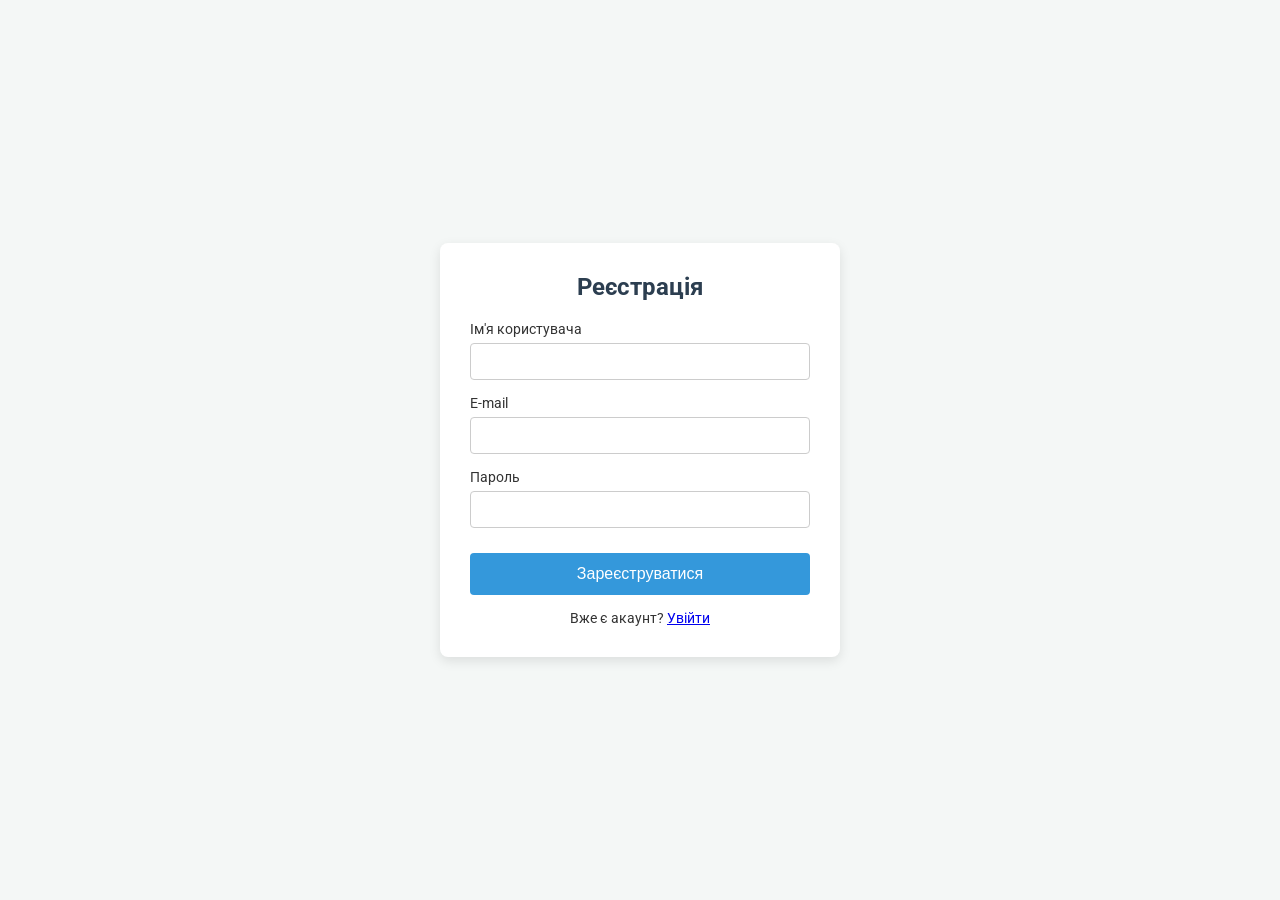
<file: index.html>
<!DOCTYPE html>
<html lang="uk">
  <head>
    <meta charset="UTF-8" />
    <title>Реєстрація</title>
    <link
      href="https://fonts.googleapis.com/css2?family=Roboto:wght@400;500;700&display=swap"
      rel="stylesheet"
    />
    <link rel="stylesheet" href="style.css" />
  </head>
  <body class="form-page">
    <div class="form-container">
      <h2>Реєстрація</h2>
      <form action="#" method="POST">
        <div class="form-group">
          <label for="username">Ім'я користувача</label>
          <input type="text" id="username" name="username" required />
        </div>
        <div class="form-group">
          <label for="email">E-mail</label>
          <input type="email" id="email" name="email" required />
        </div>
        <div class="form-group">
          <label for="password">Пароль</label>
          <input type="password" id="password" name="password" required />
        </div>
        <button type="submit" class="submit-btn">Зареєструватися</button>
      </form>
      <p class="form-footer">Вже є акаунт? <a href="login.html">Увійти</a></p>
    </div>
  </body>
</html>
</file>
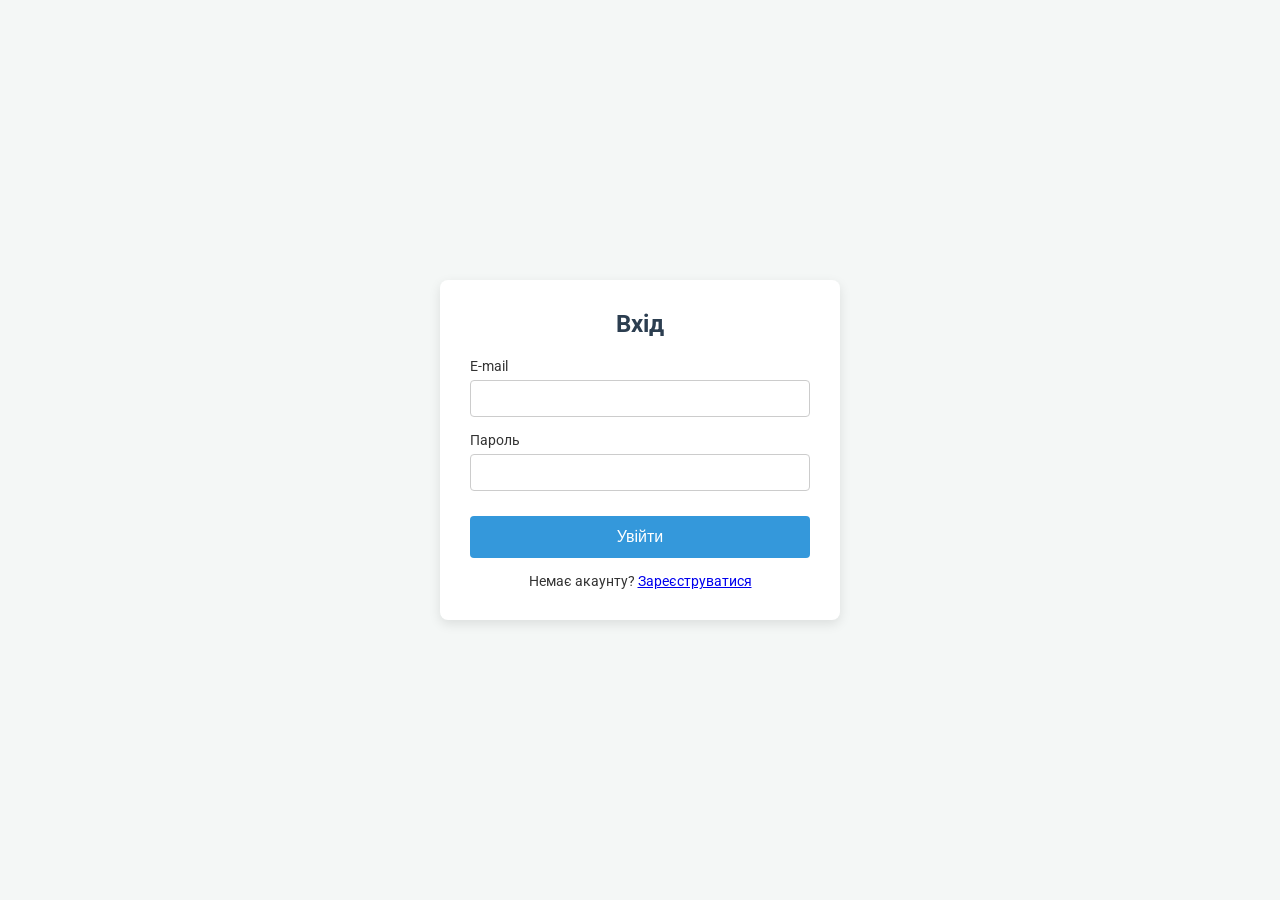
<file: login.html>
<!DOCTYPE html>
<html lang="uk">
  <head>
    <meta charset="UTF-8" />
    <title>Вхід</title>
    <link
      href="https://fonts.googleapis.com/css2?family=Roboto:wght@400;500;700&display=swap"
      rel="stylesheet"
    />
    <link rel="stylesheet" href="style.css" />
  </head>
  <body class="form-page">
    <div class="form-container">
      <h2>Вхід</h2>
      <form action="#" method="POST">
        <div class="form-group">
          <label for="email">E-mail</label>
          <input type="email" id="email" name="email" required />
        </div>
        <div class="form-group">
          <label for="password">Пароль</label>
          <input type="password" id="password" name="password" required />
        </div>
        <button type="submit" class="submit-btn">Увійти</button>
      </form>
      <p class="form-footer">
        Немає акаунту? <a href="index.html">Зареєструватися</a>
      </p>
    </div>
  </body>
</html>
</file>
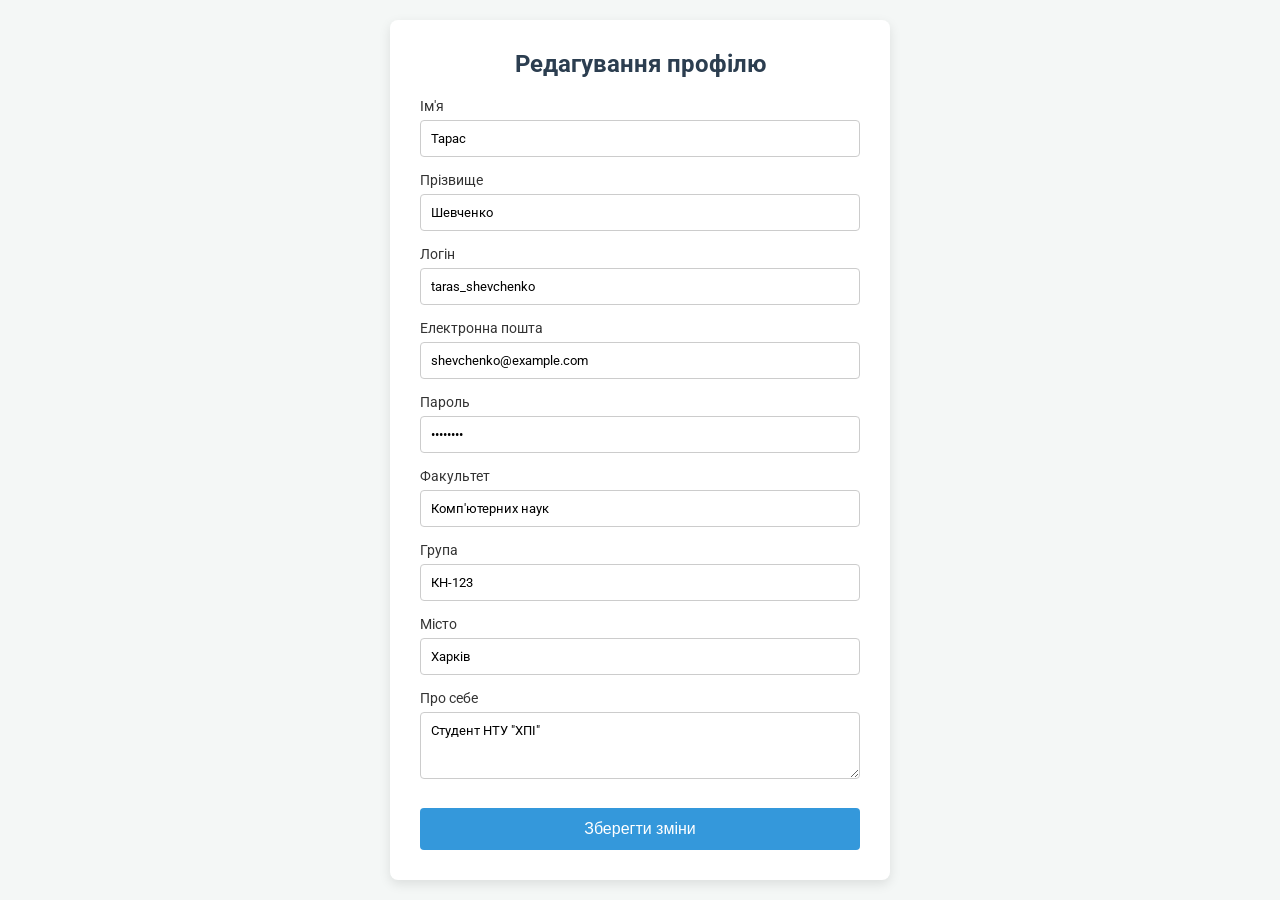
<file: profile.html>
<!DOCTYPE html>
<html lang="uk">
  <head>
    <meta charset="UTF-8" />
    <title>Редагування профілю</title>
    <link
      href="https://fonts.googleapis.com/css2?family=Roboto:wght@400;500;700&display=swap"
      rel="stylesheet"
    />
    <link rel="stylesheet" href="style.css" />
  </head>
  <body class="form-page">
    <div class="form-container profile-container">
      <h2>Редагування профілю</h2>
      <form action="#" method="POST">
        <div class="form-group">
          <label for="first_name">Ім'я</label>
          <input type="text" id="first_name" name="first_name" value="Тарас" />
        </div>
        <div class="form-group">
          <label for="last_name">Прізвище</label>
          <input type="text" id="last_name" name="last_name" value="Шевченко" />
        </div>
        <div class="form-group">
          <label for="login">Логін</label>
          <input type="text" id="login" name="login" value="taras_shevchenko" />
        </div>
        <div class="form-group">
          <label for="email">Електронна пошта</label>
          <input
            type="email"
            id="email"
            name="email"
            value="shevchenko@example.com"
          />
        </div>
        <div class="form-group">
          <label for="password">Пароль</label>
          <input
            type="password"
            id="password"
            name="password"
            value="********"
          />
        </div>
        <div class="form-group">
          <label for="faculty">Факультет</label>
          <input
            type="text"
            id="faculty"
            name="faculty"
            value="Комп'ютерних наук"
          />
        </div>
        <div class="form-group">
          <label for="group">Група</label>
          <input type="text" id="group" name="group" value="КН-123" />
        </div>
        <div class="form-group">
          <label for="city">Місто</label>
          <input type="text" id="city" name="city" value="Харків" />
        </div>
        <div class="form-group">
          <label for="about">Про себе</label>
          <textarea id="about" name="about" rows="3">
Студент НТУ "ХПІ"</textarea
          >
        </div>
        <button type="submit" class="submit-btn">Зберегти зміни</button>
      </form>
    </div>
  </body>
</html>
</file>
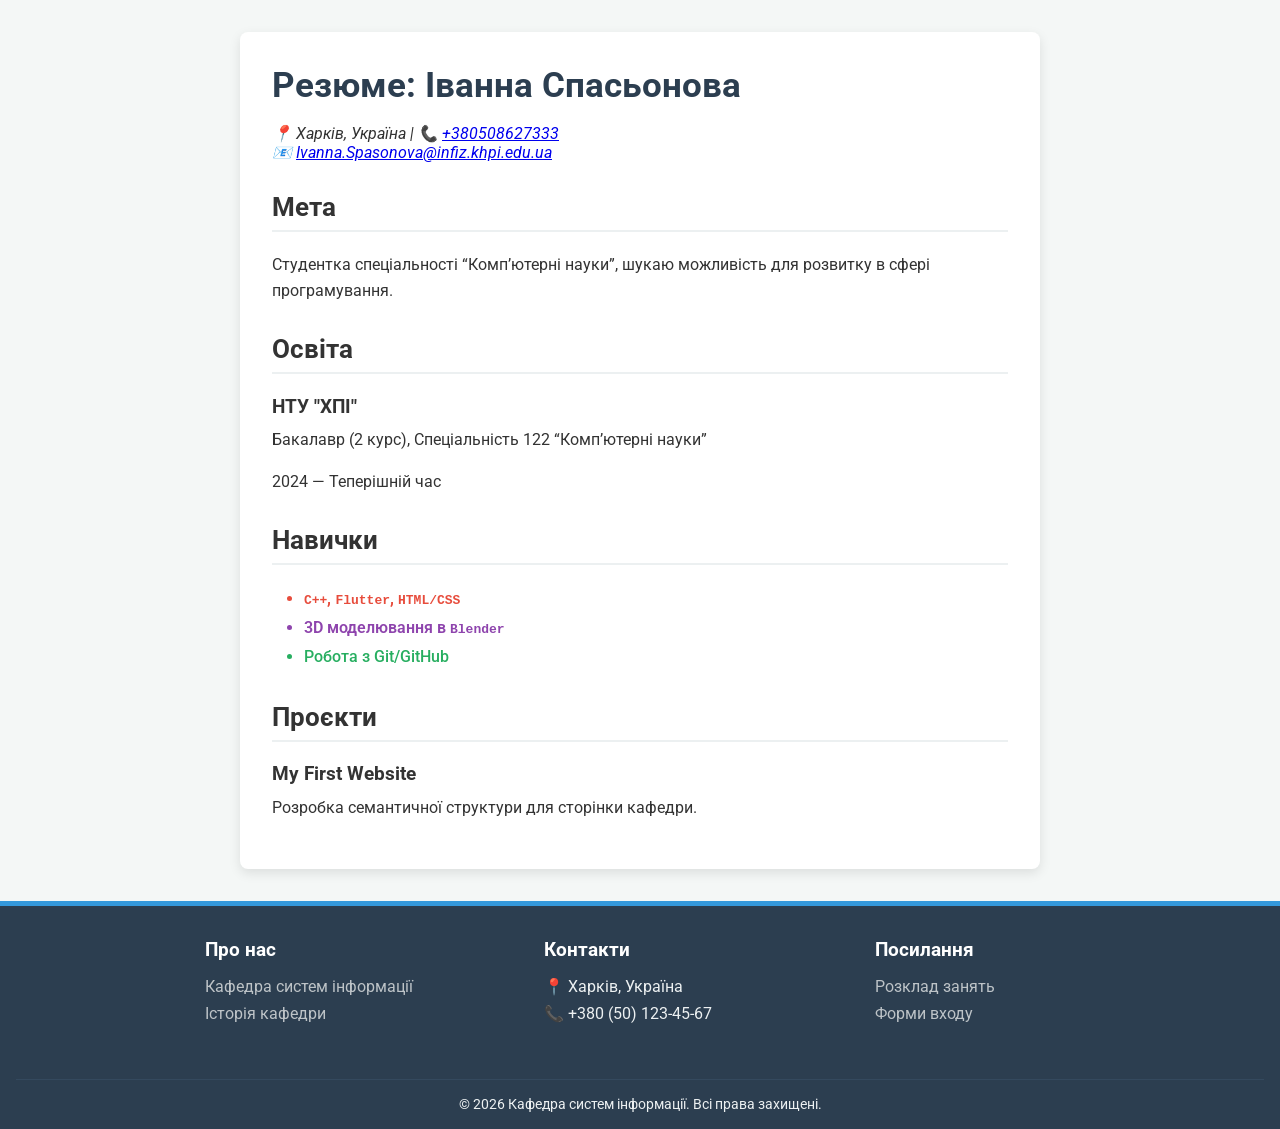
<file: resume.html>
<!DOCTYPE html>
<html lang="uk">
  <head>
    <meta charset="UTF-8" />
    <title>Резюме - Іванна Спасьонова</title>
    <link
      href="https://fonts.googleapis.com/css2?family=Roboto:wght@400;500;700&display=swap"
      rel="stylesheet"
    />
    <link rel="stylesheet" href="style.css" />
  </head>
  <body>
    <main class="resume-main">
      <header>
        <h1>Резюме: Іванна Спасьонова</h1>
        <address>
          📍 Харків, Україна | 📞 <a href="tel:+380508627333">+380508627333</a
          ><br />
          📧
          <a href="mailto:Ivanna.Spasonova@infiz.khpi.edu.ua"
            >Ivanna.Spasonova@infiz.khpi.edu.ua</a
          >
        </address>
      </header>

      <section id="objective">
        <h2>Мета</h2>
        <p>
          Студентка спеціальності “Комп’ютерні науки”, шукаю можливість для
          розвитку в сфері програмування.
        </p>
      </section>

      <section id="education">
        <h2>Освіта</h2>
        <article>
          <h3>НТУ "ХПІ"</h3>
          <p>Бакалавр (2 курс), Спеціальність 122 “Комп’ютерні науки”</p>
          <p><time datetime="2024">2024</time> — Теперішній час</p>
        </article>
      </section>

      <section id="skills">
        <h2>Навички</h2>
        <ul class="skills-list">
          <li><code>C++</code>, <code>Flutter</code>, <code>HTML/CSS</code></li>
          <li>3D моделювання в <code>Blender</code></li>
          <li>Робота з Git/GitHub</li>
        </ul>
      </section>

      <section id="projects">
        <h2>Проєкти</h2>
        <article>
          <h3>My First Website</h3>
          <p>Розробка семантичної структури для сторінки кафедри.</p>
        </article>
      </section>
    </main>

    <footer class="site-footer">
      <div class="footer-content">
        <div class="footer-column">
          <h4>Про нас</h4>
          <ul>
            <li><a href="#">Кафедра систем інформації</a></li>
            <li><a href="#">Історія кафедри</a></li>
          </ul>
        </div>
        <div class="footer-column">
          <h4>Контакти</h4>
          <ul>
            <li>📍 Харків, Україна</li>
            <li>📞 +380 (50) 123-45-67</li>
          </ul>
        </div>
        <div class="footer-column">
          <h4>Посилання</h4>
          <ul>
            <li><a href="schedule.html">Розклад занять</a></li>
            <li><a href="index.html">Форми входу</a></li>
          </ul>
        </div>
      </div>
      <div class="footer-bottom">
        <p>&copy; 2026 Кафедра систем інформації. Всі права захищені.</p>
      </div>
    </footer>
  </body>
</html>
</file>
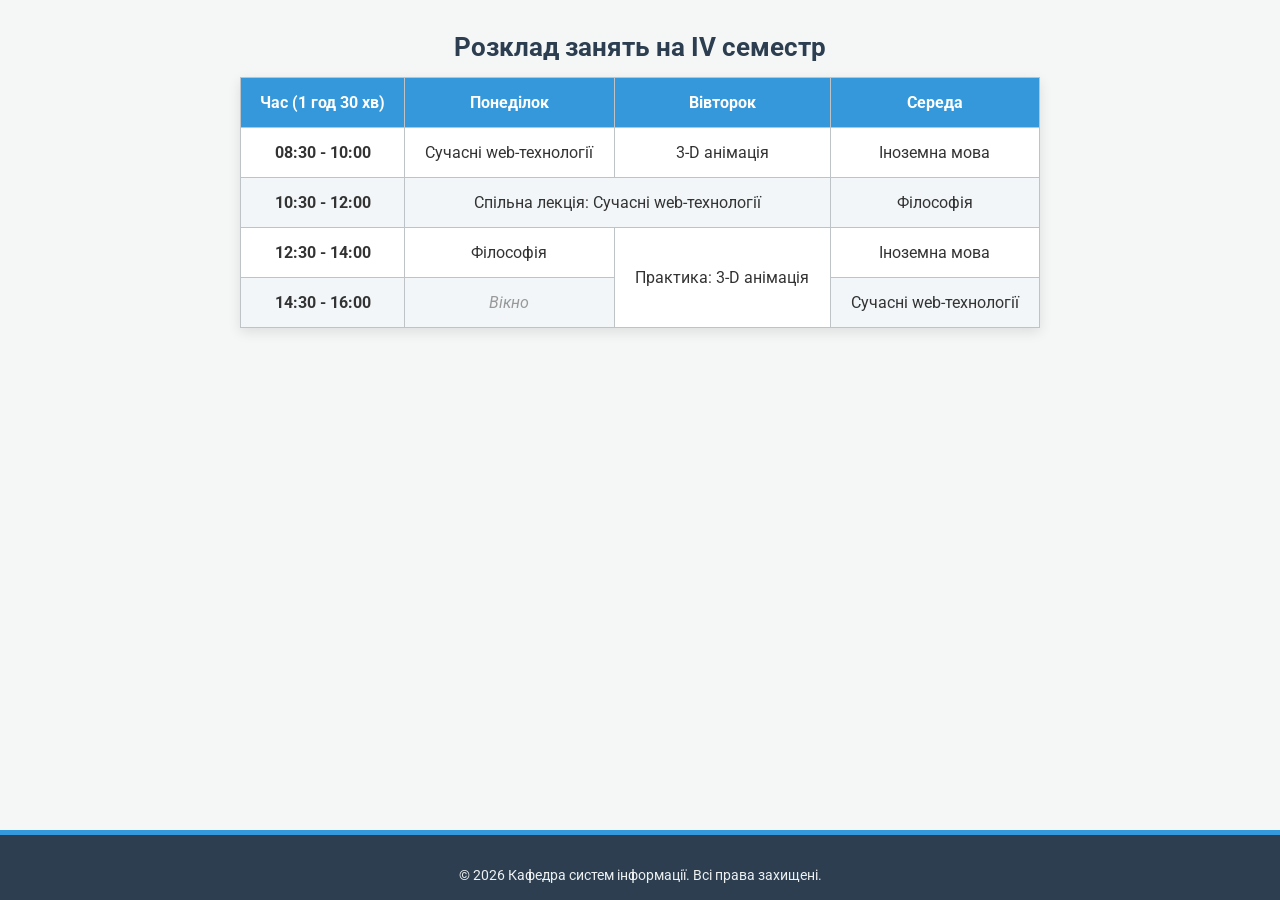
<file: schedule.html>
<!DOCTYPE html>
<html lang="uk">
  <head>
    <meta charset="UTF-8" />
    <title>Розклад занять - 4 Семестр</title>
    <link
      href="https://fonts.googleapis.com/css2?family=Roboto:wght@400;500;700&display=swap"
      rel="stylesheet"
    />
    <link rel="stylesheet" href="style.css" />
  </head>
  <body>
    <table class="schedule-table">
      <caption>
        Розклад занять на IV семестр
      </caption>
      <thead>
        <tr>
          <th scope="col">Час (1 год 30 хв)</th>
          <th scope="col">Понеділок</th>
          <th scope="col">Вівторок</th>
          <th scope="col">Середа</th>
        </tr>
      </thead>
      <tbody>
        <tr>
          <th scope="row">08:30 - 10:00</th>
          <td>Сучасні web-технології</td>
          <td>3-D анімація</td>
          <td>Іноземна мова</td>
        </tr>
        <tr>
          <th scope="row">10:30 - 12:00</th>
          <td colspan="2">Спільна лекція: Сучасні web-технології</td>
          <td>Філософія</td>
        </tr>
        <tr>
          <th scope="row">12:30 - 14:00</th>
          <td>Філософія</td>
          <td rowspan="2">Практика: 3-D анімація</td>
          <td>Іноземна мова</td>
        </tr>
        <tr>
          <th scope="row">14:30 - 16:00</th>
          <td class="window">Вікно</td>
          <td>Сучасні web-технології</td>
        </tr>
      </tbody>
    </table>

    <footer class="site-footer" style="padding-top: 1rem">
      <div class="footer-bottom" style="margin-top: 0; border-top: none">
        <p>&copy; 2026 Кафедра систем інформації. Всі права захищені.</p>
      </div>
    </footer>
  </body>
</html>
</file>
<file: style.css>
/* базовий скид і налаштування BODY */
* {
  box-sizing: border-box;
  margin: 0;
  padding: 0;
}

body {
  font-family: "Roboto", sans-serif;
  background-color: #f4f7f6;
  color: #333;
  display: flex;
  flex-direction: column;
  align-items: center;
  min-height: 100vh; /* футер притискається до низу */
}

/* спец клас для вертикального центрування сторінок з формами */
.form-page {
  justify-content: center;
}

/* стилі форм */
.form-container {
  background-color: #ffffff;
  width: 100%;
  max-width: 400px;
  padding: 30px;
  border-radius: 8px;
  box-shadow: 0 4px 12px rgba(0, 0, 0, 0.1);
  margin: 20px;
}

.profile-container {
  max-width: 500px; /* трохи ширше для профілю */
}

.form-container h2 {
  text-align: center;
  margin-bottom: 20px;
  color: #2c3e50;
}

.form-group {
  margin-bottom: 15px;
}

.form-group label {
  display: block;
  margin-bottom: 5px;
  font-size: 0.9rem;
}

/* селектори за атрибутом */
input[type="text"],
input[type="email"],
input[type="password"],
textarea {
  width: 100%;
  padding: 10px;
  border: 1px solid #ccc;
  border-radius: 4px;
  font-family: inherit;
  transition: border-color 0.3s ease;
  outline: none;
}

/* псевдокласи для фокусу */
input[type="text"]:focus,
input[type="email"]:focus,
input[type="password"]:focus,
textarea:focus {
  border-color: #3498db;
}

.submit-btn {
  width: 100%;
  padding: 12px;
  background-color: #3498db;
  color: white;
  border: none;
  border-radius: 4px;
  cursor: pointer;
  transition: background-color 0.3s ease;
  margin-top: 10px;
  font-size: 1rem;
}

.submit-btn:hover {
  background-color: #2980b9;
}

.form-footer {
  text-align: center;
  margin-top: 15px;
  font-size: 0.9em;
}

/*для резюме*/
.resume-main {
  width: 90%;
  max-width: 800px;
  background: #fff;
  padding: 2rem;
  margin: 2rem 0;
  border-radius: 8px;
  box-shadow: 0 4px 12px rgba(0, 0, 0, 0.1);
}

/* відносні одиниці виміру для типографіки */
.resume-main h1 {
  font-size: 2.2rem;
  margin-bottom: 0.5em;
  color: #2c3e50;
}

.resume-main h2 {
  font-size: 1.6rem;
  margin-top: 1.2em;
  margin-bottom: 0.8em;
  border-bottom: 2px solid #ecf0f1;
  padding-bottom: 0.3em;
}

.resume-main h3 {
  font-size: 1.2rem;
  margin-bottom: 0.5em;
}

.resume-main p {
  font-size: 1rem;
  line-height: 1.6;
  margin-bottom: 1em;
}

/* оформлення списків навичок */
.skills-list {
  padding-left: 2rem;
}

.skills-list li {
  line-height: 1.8;
}

.skills-list li:nth-child(1) {
  color: #e74c3c;
  font-weight: 700;
}

.skills-list li:nth-child(2) {
  color: #8e44ad;
  font-weight: 600;
}

.skills-list li:nth-child(3) {
  color: #27ae60;
  font-weight: 500;
}

/* 2 додатк завд */
.site-footer {
  width: 100%;
  background-color: #2c3e50;
  color: #ecf0f1;
  border-top: 5px solid #3498db;
  padding: 2rem 1rem 1rem;
  margin-top: auto; /* притиск футера до низу стор */
}

.footer-content {
  display: flex;
  justify-content: space-around;
  flex-wrap: wrap;
  max-width: 1000px;
  margin: 0 auto;
}

.footer-column {
  margin-bottom: 1.5rem;
  min-width: 200px;
}

.footer-column h4 {
  color: #fff;
  margin-bottom: 1rem;
  font-size: 1.2rem;
}

.footer-column ul {
  list-style-type: none; /* скид маркерів */
  padding: 0;
}

.footer-column ul li {
  margin-bottom: 0.5rem;
}

.footer-column a {
  color: #bdc3c7;
  text-decoration: none;
  transition: color 0.3s;
}

.footer-column a:hover {
  color: #fff;
}

.footer-bottom {
  text-align: center;
  margin-top: 1.5rem;
  padding-top: 1rem;
  border-top: 1px solid #34495e;
  font-size: 0.9rem;
}

/* розклад*/
.schedule-table {
  border-collapse: collapse;
  width: 90%;
  max-width: 800px;
  margin: 2rem auto;
  background-color: #fff;
  box-shadow: 0 4px 12px rgba(0, 0, 0, 0.1);
}

.schedule-table caption {
  font-weight: bold;
  font-size: 1.6rem;
  margin-bottom: 15px;
  color: #2c3e50;
}

.schedule-table th,
.schedule-table td {
  border: 1px solid #bdc3c7;
  padding: 15px;
  text-align: center;
}

.schedule-table thead th {
  background-color: #3498db;
  color: #fff;
}

/* чергування рядків */
.schedule-table tbody tr:nth-child(even) {
  background-color: #f2f6f8;
}

.schedule-table tbody tr:nth-child(odd) {
  background-color: #ffffff;
}

.schedule-table .window {
  color: #999;
  font-style: italic;
}
</file>
